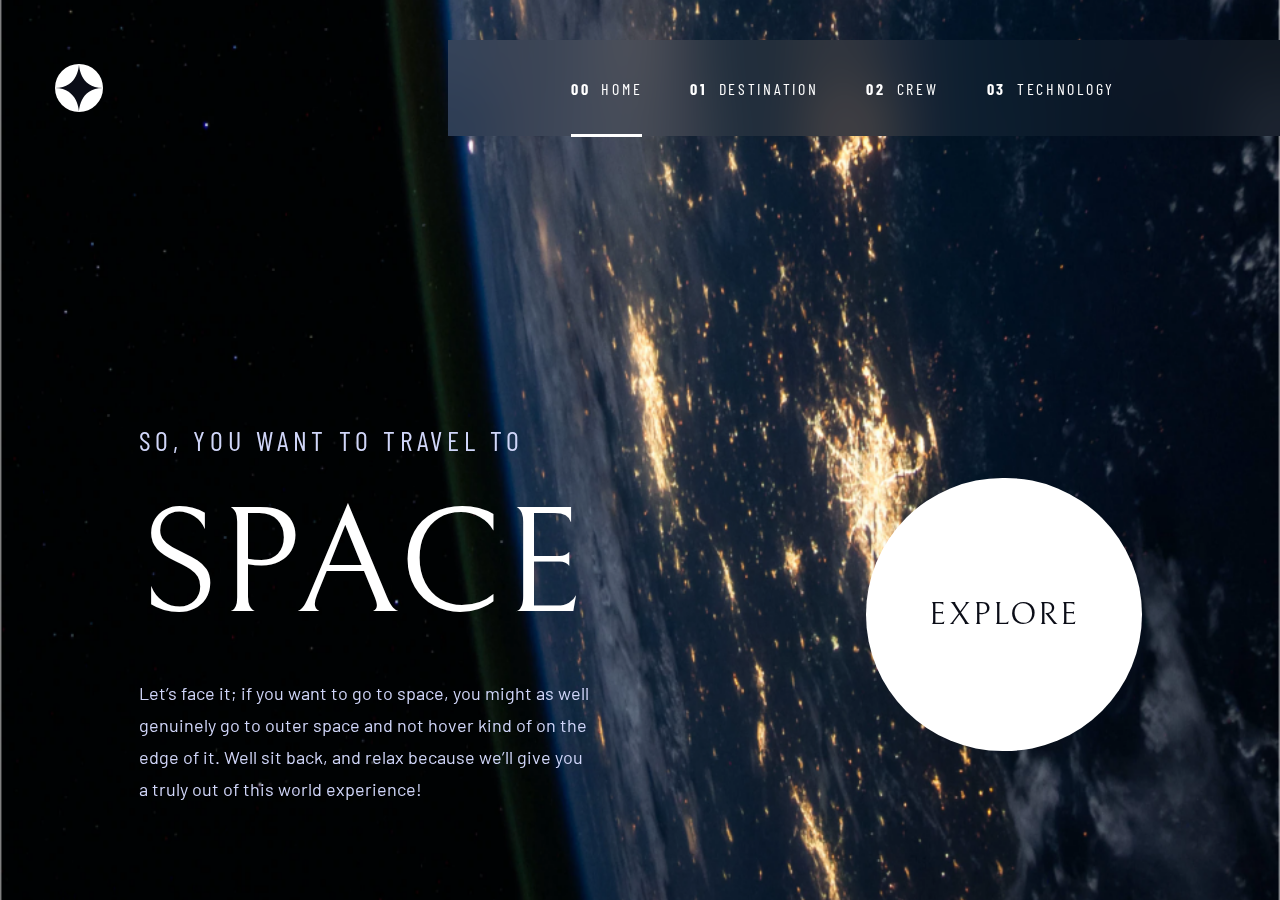
<file: index.html>
<!DOCTYPE html>
<html lang="en">
<head>
    <meta charset="UTF-8">
    <meta name="viewport" content="width=device-width, initial-scale=1.0">
    <title>Space Tourism</title>
    <link rel="stylesheet" href="./src/css/style.css">
    <link rel="stylesheet" href="./src/css/index.css">
</head>
<body>
    <header class="header">
        <img src="./src/img/logo.svg" alt="" class="header__logo logo">
        <nav class="header__nav nav">
            <a href="index.html" class="nav__link link link_active">HOME</a>
            <a href="destination.html" class="nav__link link">DESTINATION</a>
            <a href="crew.html" class="nav__link link">CREW</a>
            <a href="technology.html" class="nav__link link">TECHNOLOGY</a>
        </nav>
        <div class="header__burgermenu burgermenu" onclick="burgermenuSwitch()"></div>
    </header>

    <main class="main">
        <div class="main__text-block text-block">
            <h5 class="text-block__h5 h5 h5__white">SO, YOU WANT TO TRAVEL TO</h5>
            <h1 class="text-block__h1 h1">SPACE</h1>
            <p class="text-block__text text">
                Let’s face it; if you want to go to space, you might as 
                well genuinely go to outer space and not hover kind of on 
                the edge of it. Well sit back, and relax because we’ll give 
                you a truly out of this world experience!
            </p>
        </div>

        <a href="destination.html" class="main__explore-btn explore-btn">EXPLORE</a>
    </main>
    <div class="img-back"></div>
    <script src="./src/js/index.js"></script>
</body>
</html>
</file>
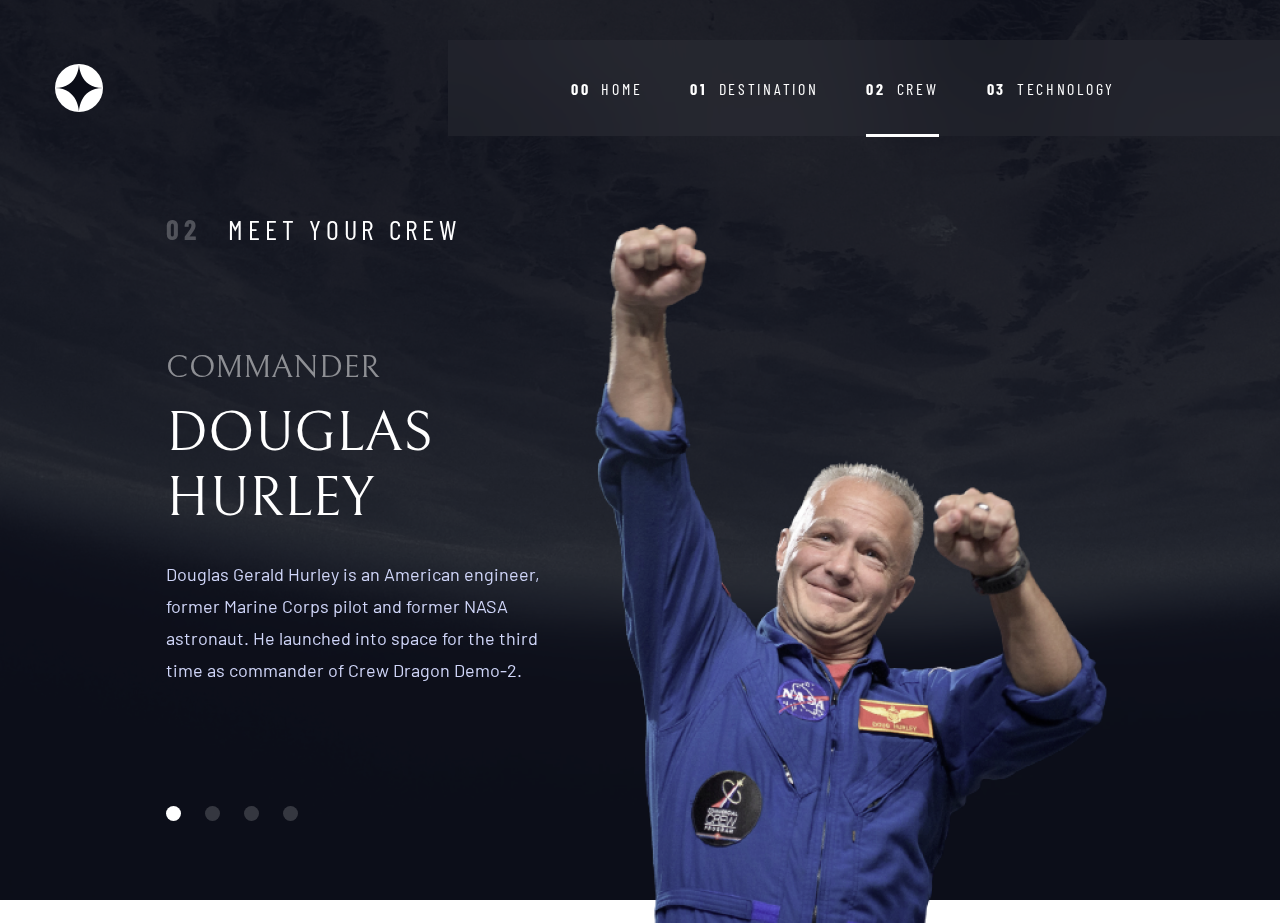
<file: crew.html>
<!DOCTYPE html>
<html lang="en">
<head>
    <meta charset="UTF-8">
    <meta name="viewport" content="width=device-width, initial-scale=1.0">
    <title>Space Tourism</title>
    <link rel="stylesheet" href="./src/css/style.css">
    <link rel="stylesheet" href="./src/css/crew.css">
</head>
<body>
    <header class="header">
        <img src="./src/img/logo.svg" alt="" class="header__logo logo">
        <nav class="header__nav nav">
            <a href="index.html" class="nav__link link ">HOME</a>
            <a href="destination.html" class="nav__link link">DESTINATION</a>
            <a href="crew.html" class="nav__link link link_active">CREW</a>
            <a href="technology.html" class="nav__link link">TECHNOLOGY</a>
        </nav>
        <div class="header__burgermenu burgermenu" onclick="burgermenuSwitch()"></div>
    </header>

    <main class="main-crew">
        <h5 class="main-crew__h5 h5 h5_white">Meet your crew</h5>

        <div class="main-crew__content content">
            <div class="content__crew-panel crew-panel">
                <h4 class="crew-panel__h4 h4 h4_low-op">Commander</h4>
                <h3 class="crew-panel__h3 h3">Douglas Hurley</h3>
                <p class="crew-panel__text text">
                    Douglas Gerald Hurley is an American engineer, 
                    former Marine Corps pilot and former NASA astronaut. 
                    He launched into space for the third time as commander of Crew Dragon Demo-2.
                </p>

                <div class="crew-panel__choose-panel choose-panel" onclick="switchCrew(event)">
                    <button class="choose-panel__crew-btn crew-btn crew-btn_active"></button>
                    <button class="choose-panel__crew-btn crew-btn"></button>
                    <button class="choose-panel__crew-btn crew-btn"></button>
                    <button class="choose-panel__crew-btn crew-btn"></button>
                </div>
            </div>
            <hr class="content__hr hr">
            <img src="./src/img/crew/crew-1.png" alt="Douglas Hurley" class="content__crew-img crew-img">
        </div>
    </main>
    <div class="img-back"></div>
    <script src="./src/js/index.js"></script>
    <script src="./src/js/crew.js"></script>
</body>
</html>
</file>
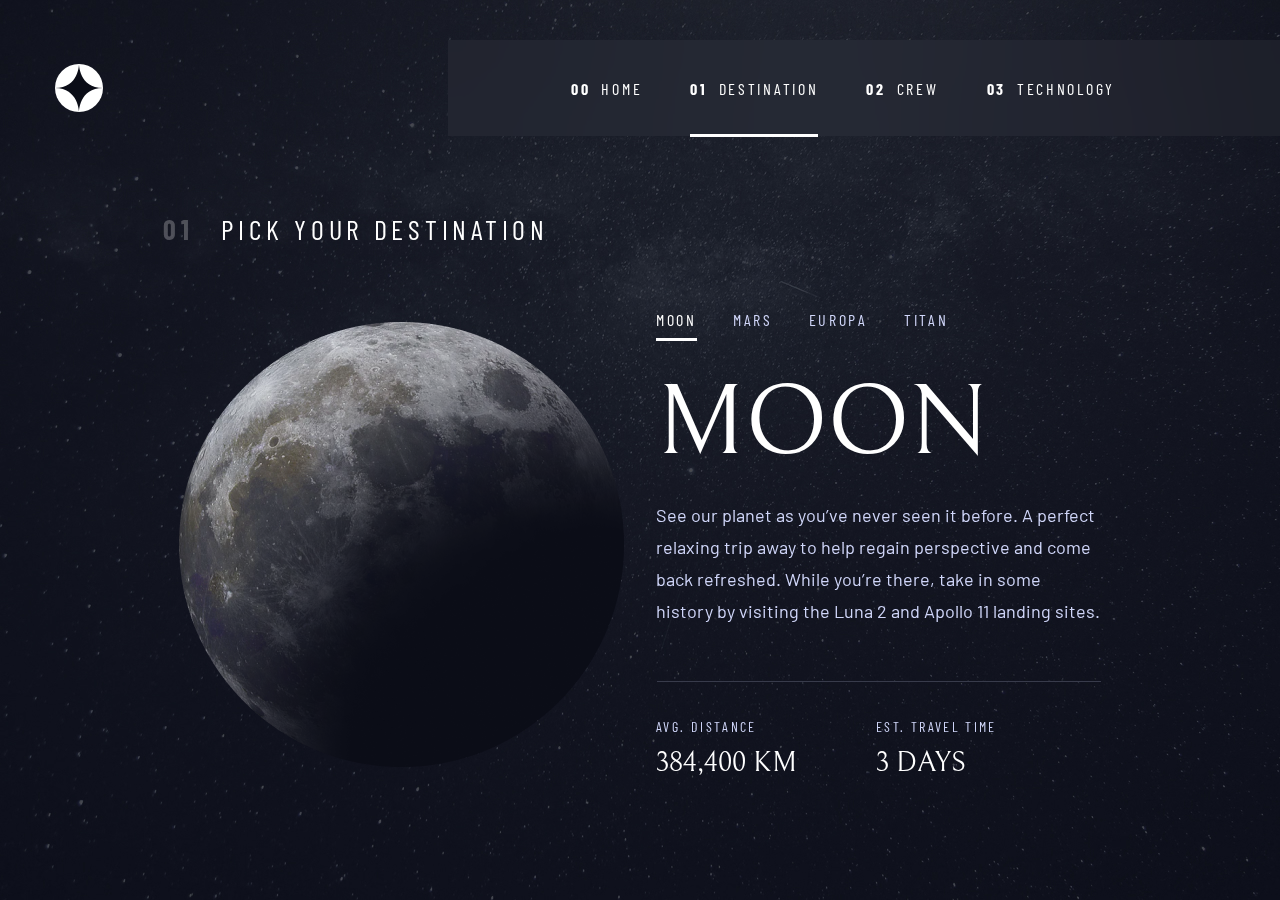
<file: destination.html>
<!DOCTYPE html>
<html lang="en">
<head>
    <meta charset="UTF-8">
    <meta name="viewport" content="width=device-width, initial-scale=1.0">
    <title>Space Tourism</title>
    <link rel="stylesheet" href="./src/css/style.css">
    <link rel="stylesheet" href="./src/css/destination.css">
</head>
<body>
    <header class="header">
        <img src="./src/img/logo.svg" alt="" class="header__logo logo">
        <nav class="header__nav nav">
            <a href="index.html" class="nav__link link">HOME</a>
            <a href="destination.html" class="nav__link link link_active">DESTINATION</a>
            <a href="crew.html" class="nav__link link">CREW</a>
            <a href="technology.html" class="nav__link link">TECHNOLOGY</a>
        </nav>
        <div class="header__burgermenu burgermenu" onclick="burgermenuSwitch()"></div>
    </header>

    <main class="main-destionation">
        <h5 class="main-destionation__h5 h5 h5_white">Pick your destination</h5>

        <div class="main-destionation__content content">
            <img src="./src/img/destionation/moon.png" alt="MOON" class="content__planet planet">

            <div class="content__planet-info-panel planet-info-panel">
                <div class="planet-info-panel__planet-choose planet-choose" onclick="destinationSwitch(event)">
                    <button class="planet-choose__btn btn btn_active">MOON</button>
                    <button class="planet-choose__btn btn">MARS</button>
                    <button class="planet-choose__btn btn">EUROPA</button>
                    <button class="planet-choose__btn btn">TITAN</button>
                </div>

                <h2 class="planet-info-panel__h2 h2">MOON</h2>

                <p class="planet-info-panel__text text">
                    See our planet as you’ve never seen it 
                    before. A perfect relaxing trip away to 
                    help regain perspective and come back 
                    refreshed. While you’re there, take in 
                    some history by visiting the Luna 2 and 
                    Apollo 11 landing sites.
                </p>

                <hr class="planet-info-panel__hr hr">

                <div class="planet-info-panel__planet-params planet-params">
                    <div class="planet-params__param param">
                        <p class="param__sh2 sh2">AVG. DISTANCE</p>
                        <p class="param__sh1 sh1">384,400 km</p>
                    </div>
                    <div class="planet-params__param param">
                        <p class="param__sh2 sh2">Est. travel time</p>
                        <p class="param__sh1 sh1">3 days</p>
                    </div>
                </div>
            </div>
        </div>
    </main>
    <div class="img-back"></div>
    <script src="./src/js/index.js"></script>
    <script src="./src/js/destination.js"></script>
</body>
</html>
</file>
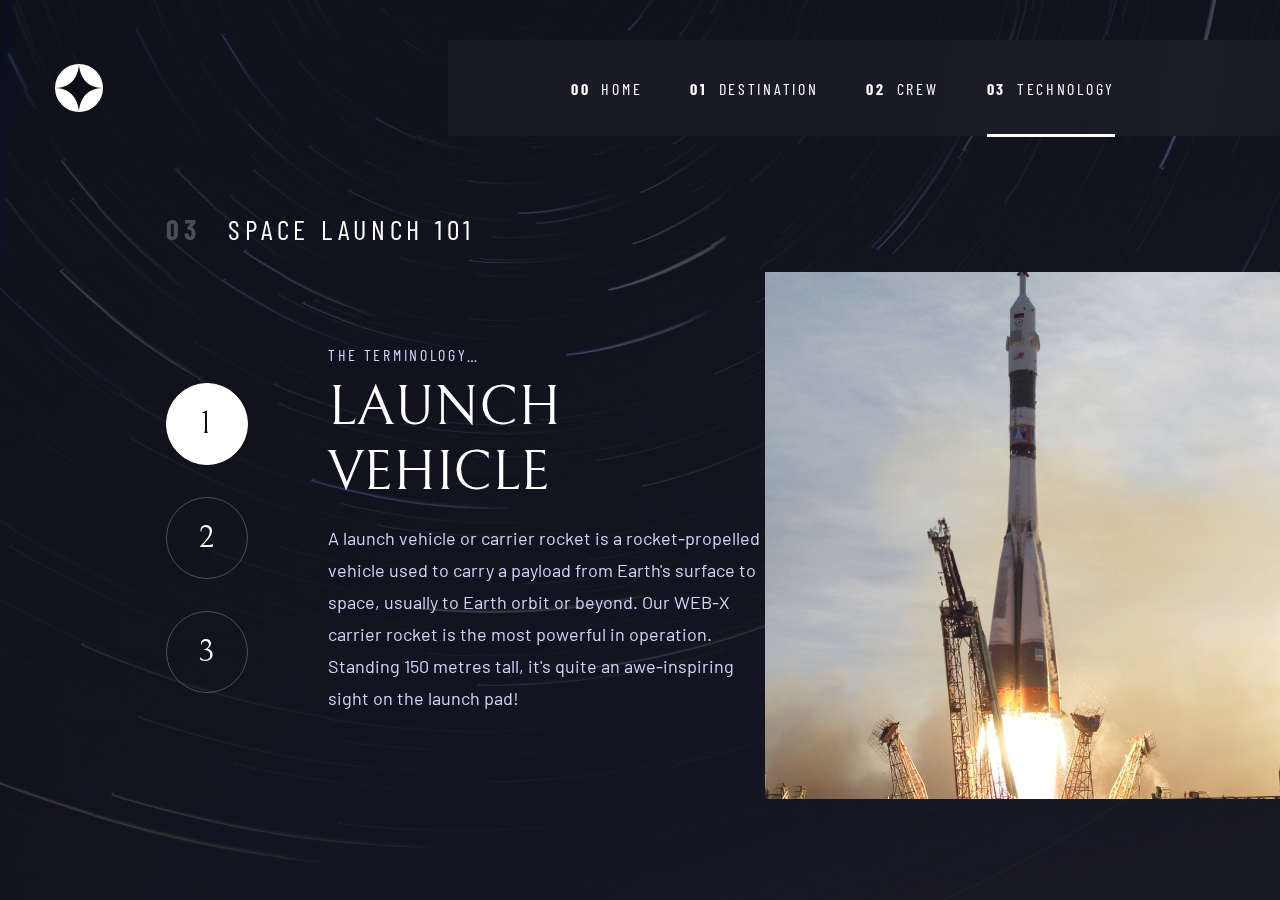
<file: technology.html>
<!DOCTYPE html>
<html lang="en">
<head>
    <meta charset="UTF-8">
    <meta name="viewport" content="width=device-width, initial-scale=1.0">
    <title>Space Tourism</title>
    <link rel="stylesheet" href="./src/css/style.css">
    <link rel="stylesheet" href="./src/css/technology.css">
</head>
<body>
    <header class="header">
        <img src="./src/img/logo.svg" alt="" class="header__logo logo">
        <nav class="header__nav nav">
            <a href="index.html" class="nav__link link ">HOME</a>
            <a href="destination.html" class="nav__link link">DESTINATION</a>
            <a href="crew.html" class="nav__link link">CREW</a>
            <a href="technology.html" class="nav__link link link_active">TECHNOLOGY</a>
        </nav>
        <div class="header__burgermenu burgermenu" onclick="burgermenuSwitch()"></div>
    </header>

    <main class="main-technology">
        <h5 class="main-technology__h5 h5 h5_white">SPACE LAUNCH 101</h5>

        <div class="main-technology__content content">
                <div class="content__technology-info technology-info">
                    <div class="technology-info__choose-technology choose-technology" onclick="technologySwitch(event)">
                        <div class="choose-technology__btn-num btn-num btn-num_active">1</div>
                        <div class="choose-technology__btn-num btn-num">2</div>
                        <div class="choose-technology__btn-num btn-num">3</div>
                    </div>

                    <div class="technology-info__text-block text-block">
                        <p class="text-block__sh3 sh3">THE TERMINOLOGY…</p>

                        <h3 class="text-block__h3 h3">LAUNCH VEHICLE</h3>

                        <p class="text-block__text text">
                            A launch vehicle or carrier rocket is a 
                            rocket-propelled vehicle used to carry a 
                            payload from Earth's surface to space, usually 
                            to Earth orbit or beyond. Our WEB-X carrier 
                            rocket is the most powerful in operation. Standing 
                            150 metres tall, it's quite an awe-inspiring sight on the launch pad!
                        </p>
                    </div>
                </div>
                <div class="content__img-section img-section">
                    <img src="./src/img/technology/launch.jpg" alt="launch" class="content__img-technology img-technology">
                </div>
        </div>
    </main>
    <div class="img-back"></div>
    <script src="./src/js/index.js"></script>
    <script src="./src/js/technology.js"></script>
</body>
</html>
</file>
<file: src/css/style.css>
@import url("https://fonts.googleapis.com/css2?family=Barlow&family=Barlow+Condensed:wght@400;700&family=Bellefair&display=swap");
.link {
  text-decoration: none;
  counter-increment: link;
  color: #fff;
  font-family: "Barlow Condensed", sans-serif;
  font-weight: 400;
  line-height: normal;
  letter-spacing: 2.7px;
  position: relative;
}
.link::before {
  content: "0" counter(link);
  margin-right: 11px;
  font-weight: 700;
}
.link::after {
  content: "";
  position: absolute;
  bottom: -39px;
  left: 0;
  width: 0;
  opacity: 0.5021;
  height: 3px;
  background: #fff;
  transition: width 0.3s;
}
.link:hover::after {
  width: 100%;
}
.link_active::after {
  width: 100%;
  opacity: 1;
}
@media (max-width: 1024px) {
  .link {
    font-size: 14px;
    letter-spacing: 2.362px;
  }
  .link::before {
    content: none;
  }
  .link::after {
    bottom: -40px;
  }
}
@media (max-width: 425px) {
  .link::before {
    content: "0" counter(link);
    margin-right: 11px;
    font-weight: 700;
  }
  .link::after {
    display: none;
  }
}

.nav {
  display: flex;
  gap: 48px;
  padding: 39px 165px 38px 123px;
  background: rgba(255, 255, 255, 0.04);
  backdrop-filter: blur(40.7742271423px);
  counter-reset: link -1;
  max-width: 830px;
}
@media (max-width: 1024px) {
  .nav {
    background: rgba(255, 255, 255, 0.04);
    backdrop-filter: blur(40.7742271423px);
    max-width: 450px;
    padding: 40px 2em;
    gap: 2em;
  }
}
@media (max-width: 425px) {
  .nav {
    flex-direction: column;
    position: absolute;
    top: 0;
    right: 0;
    height: calc(100vh - 118px);
    width: 50%;
    transform: scaleX(0);
    transition: transform 0.5s;
    transform-origin: right;
    padding: 118px 0 0 32px;
    gap: 32px;
    z-index: 1;
    background: rgba(255, 255, 255, 0.04);
    backdrop-filter: blur(40.7742271423px);
  }
  .nav_active {
    transform: scaleX(1);
  }
}

.burgermenu {
  width: 24px;
  height: 3px;
  background: #D0D6F9;
  position: relative;
  display: none;
  transition: background 0.7s;
  z-index: 2;
}
.burgermenu::after {
  content: " ";
  width: 24px;
  height: 3px;
  position: absolute;
  background: #D0D6F9;
  transition: all 1s;
  top: -6px;
}
.burgermenu::before {
  content: " ";
  width: 24px;
  height: 3px;
  position: absolute;
  background: #D0D6F9;
  transition: all 1s;
  top: 6px;
}
.burgermenu_active {
  background: rgba(0, 0, 0, 0);
}
.burgermenu_active::after {
  transform: rotate(675deg);
  background: #D0D6F9;
  top: inherit;
}
.burgermenu_active::before {
  transform: rotate(-675deg);
  background: #D0D6F9;
  top: inherit;
}
@media (max-width: 425px) {
  .burgermenu {
    display: block;
  }
}

.header {
  display: flex;
  justify-content: space-between;
  align-items: center;
  padding: 40px 0 0 55px;
}
@media (max-width: 1024px) {
  .header {
    padding: 0 0 0 39px;
  }
}
@media (max-width: 425px) {
  .header {
    padding: 24px;
  }
}

.h5 {
  color: #d0d6f9;
  font-family: "Barlow Condensed", sans-serif;
  font-size: 28px;
  font-weight: 400;
  letter-spacing: 4.725px;
  text-transform: uppercase;
}
.h5_white {
  color: #fff;
}
@media (max-width: 425px) {
  .h5 {
    font-size: 16px;
    letter-spacing: 2.7px;
    text-align: center;
  }
}

.h4 {
  color: #fff;
  font-family: "Bellefair", serif;
  font-size: 32px;
  font-weight: 400;
  text-transform: uppercase;
}
.h4_low-op {
  opacity: 0.5042;
}
@media (max-width: 1024px) {
  .h4 {
    text-align: center;
    font-size: 24px;
    font-weight: 400;
  }
}
@media (max-width: 425px) {
  .h4 {
    font-size: 16px;
  }
}

.h3 {
  color: #fff;
  font-family: "Bellefair", serif;
  font-size: 56px;
  font-weight: 400;
  text-transform: uppercase;
}
@media (max-width: 1024px) {
  .h3 {
    font-size: 40px;
    font-weight: 400;
    text-align: center;
  }
}
@media (max-width: 425px) {
  .h3 {
    font-size: 24px;
  }
}

.sh3 {
  color: #d0d6f9;
  font-family: "Barlow Condensed", sans-serif;
  font-size: 16px;
  font-weight: 400;
  letter-spacing: 2.7px;
}
@media (max-width: 1024px) {
  .sh3 {
    text-align: center;
  }
}

.h2 {
  color: #fff;
  font-family: "Bellefair", serif;
  font-size: 100px;
  font-weight: 400;
}
@media (max-width: 1024px) {
  .h2 {
    font-size: 80px;
  }
}

.sh2 {
  color: #d0d6f9;
  font-family: "Barlow Condensed", sans-serif;
  font-size: 14px;
  font-style: normal;
  font-weight: 400;
  line-height: normal;
  letter-spacing: 2.362px;
  text-transform: uppercase;
}
@media (max-width: 425px) {
  .sh2 {
    text-align: center;
  }
}

.h1 {
  color: #fff;
  font-family: "Bellefair", serif;
  font-size: 150px;
  font-weight: 400;
}
@media (max-width: 425px) {
  .h1 {
    font-size: 80px;
  }
}

.sh1 {
  color: #fff;
  font-family: "Bellefair", serif;
  font-size: 28px;
  font-weight: 400;
  text-transform: uppercase;
}
@media (max-width: 425px) {
  .sh1 {
    text-align: center;
  }
}

.text {
  color: #d0d6f9;
  font-family: "Barlow", sans-serif;
  font-size: 18px;
  font-weight: 400;
  line-height: 32px;
  font-style: normal;
}
@media (max-width: 1024px) {
  .text {
    text-align: center;
    font-size: 16px;
  }
}
@media (max-width: 425px) {
  .text {
    font-size: 15px;
  }
}

body {
  margin: 0;
  width: 100vw;
  height: 100vh;
}

/*# sourceMappingURL=style.css.map */
</file>
<file: src/css/index.css>
@import url("https://fonts.googleapis.com/css2?family=Barlow+Condensed:wght@400;700&family=Bellefair&display=swap");
.explore-btn {
  color: #0b0d17;
  font-family: "Bellefair", serif;
  font-size: 32px;
  font-weight: 400;
  letter-spacing: 2px;
  text-decoration: none;
  background-color: #fff;
  border-radius: 274px;
  padding: 118px 63px;
  transition: box-shadow 0.5s;
}
.explore-btn:hover {
  box-shadow: 0 0 0 88px rgba(255, 255, 255, 0.1);
}
@media (max-width: 425px) {
  .explore-btn {
    padding: 65px 28px;
    font-size: 20px;
    letter-spacing: 1.25px;
  }
}

.text-block {
  display: flex;
  flex-direction: column;
  gap: 24px;
  max-width: 450px;
}
.text-block__h5 {
  margin: 0;
}
.text-block__h1 {
  margin: 0;
}
.text-block__text {
  margin: 0;
}
@media (max-width: 1024px) {
  .text-block__text {
    text-align: center;
  }
}
@media (max-width: 1024px) {
  .text-block {
    align-items: center;
  }
}
@media (max-width: 425px) {
  .text-block {
    gap: 16px;
    max-width: 327px;
  }
}

.main {
  display: flex;
  justify-content: space-around;
  align-items: center;
  padding-top: 287px;
}
@media (max-width: 1024px) {
  .main {
    flex-direction: column;
    padding-top: 108px;
    gap: 156px;
  }
}
@media (max-width: 425px) {
  .main {
    gap: 81px;
    padding-top: 48px;
  }
}

.img-back {
  background-image: url("../img/index/backgound-large.png");
  background-repeat: no-repeat;
  background-size: cover;
  background-attachment: scroll;
  width: 100vw;
  height: 100vh;
  position: fixed;
  z-index: -1;
  top: 0;
  left: 0;
}
@media (max-width: 1024px) {
  .img-back {
    background-image: url("../img/index/backgound-tablet.png");
  }
}
@media (max-width: 425px) {
  .img-back {
    background-image: url("../img/index/background-small.png");
  }
}

/*# sourceMappingURL=index.css.map */
</file>
<file: src/css/crew.css>
@import url("https://fonts.googleapis.com/css2?family=Barlow&family=Barlow+Condensed:wght@400;700&family=Bellefair&display=swap");
.crew-img {
  margin-top: -25px;
}
@media (max-width: 1024px) {
  .crew-img {
    margin-top: 40px;
  }
}
@media (max-width: 425px) {
  .crew-img {
    max-width: 177px;
  }
}

.hr {
  display: none;
  width: 100%;
  height: 1px;
  background: #383B4B;
  border: none;
  margin: 0;
}
@media (max-width: 425px) {
  .hr {
    display: block;
  }
}

.crew-btn {
  width: 15px;
  height: 15px;
  border: none;
  border-radius: 15px;
  background: #fff;
  opacity: 0.1744;
  cursor: pointer;
  transition: all 0.5s;
}
.crew-btn:hover {
  opacity: 0.5;
}
.crew-btn_active {
  opacity: 1;
  cursor: auto;
}
@media (max-width: 425px) {
  .crew-btn {
    width: 10px;
    height: 10px;
    border-radius: 10px;
  }
}

.choose-panel {
  display: flex;
  gap: 24px;
}
@media (max-width: 1024px) {
  .choose-panel {
    justify-content: center;
  }
}

.crew-panel {
  max-width: 500px;
}
.crew-panel__h4 {
  margin: 0;
}
@media (max-width: 425px) {
  .crew-panel__h4 {
    margin-top: 32px;
  }
}
.crew-panel__h3 {
  margin: 15px 0 0;
}
@media (max-width: 1024px) {
  .crew-panel__h3 {
    margin-top: 8px;
  }
}
.crew-panel__text {
  margin: 27px 0 0;
}
@media (max-width: 1024px) {
  .crew-panel__text {
    margin-top: 16px;
  }
}
.crew-panel__choose-panel {
  margin: 120px 0 0;
}
@media (max-width: 1024px) {
  .crew-panel__choose-panel {
    margin-top: 40px;
  }
}
@media (max-width: 425px) {
  .crew-panel__choose-panel {
    order: -1;
    margin-top: 32px;
  }
}
@media (max-width: 425px) {
  .crew-panel {
    display: flex;
    flex-direction: column;
    max-width: 327px;
  }
}

.content {
  display: flex;
  align-items: center;
  justify-content: space-between;
}
@media (max-width: 1024px) {
  .content {
    flex-direction: column;
    padding-top: 60px;
  }
}
@media (max-width: 425px) {
  .content {
    flex-direction: column-reverse;
  }
}

.main-crew {
  padding: 76px 166px 0;
}
.main-crew__h5 {
  margin: 0;
}
.main-crew__h5::before {
  content: "02";
  font-weight: 700;
  margin-right: 28px;
  letter-spacing: 4.725px;
  opacity: 0.25;
}
@media (max-width: 1024px) {
  .main-crew {
    padding: 40px 38px 0;
  }
}

.img-back {
  background: url("../img/crew/background-large.png");
  background-repeat: no-repeat;
  background-size: cover;
  background-attachment: scroll;
  width: 100vw;
  height: 100vh;
  position: fixed;
  z-index: -1;
  top: 0;
  left: 0;
}
@media (max-width: 1024px) {
  .img-back {
    background-image: url("../img/crew/background-tablet.jpg");
  }
}
@media (max-width: 425px) {
  .img-back {
    background-image: url("../img/crew/background-small.jpg");
  }
}

/*# sourceMappingURL=crew.css.map */
</file>
<file: src/css/destination.css>
@import url("https://fonts.googleapis.com/css2?family=Barlow&family=Barlow+Condensed:wght@400;700&family=Bellefair&display=swap");
.planet {
  max-width: 445px;
}
@media (max-width: 1024px) {
  .planet {
    max-width: 300px;
  }
}
@media (max-width: 425px) {
  .planet {
    max-width: 170px;
  }
}

.param__sh2 {
  margin: 0;
}
.param__sh1 {
  margin: 12px 0 0;
}

.planet-params {
  display: flex;
  gap: 79px;
  padding-top: 28px;
}
@media (max-width: 1024px) {
  .planet-params {
    gap: 110px;
    justify-content: center;
  }
}
@media (max-width: 425px) {
  .planet-params {
    flex-direction: column;
    align-items: center;
    padding-top: 32px;
    gap: 32px;
  }
}

.btn {
  color: #d0d6f9;
  font-family: "Barlow Condensed", sans-serif;
  font-size: 16px;
  font-weight: 400;
  letter-spacing: 2.7px;
  border: 0;
  background: none;
  cursor: pointer;
  position: relative;
  padding: 0;
}
.btn::after {
  content: "";
  position: absolute;
  bottom: -12px;
  left: 0;
  width: 0;
  opacity: 0.5021;
  height: 3px;
  background: #fff;
  transition: width 0.3s;
}
.btn:hover {
  color: #fff;
  opacity: 0.5021;
}
.btn:hover::after {
  width: 100%;
}
.btn_active {
  cursor: auto;
  color: #fff;
}
.btn_active::after {
  width: 100%;
  opacity: 1;
}
.btn_active:hover {
  opacity: 1;
}
.btn_active:hover::after {
  width: 100%;
}
@media (max-width: 425px) {
  .btn {
    font-family: 14px;
    letter-spacing: 2.362px;
  }
}

.planet-choose {
  display: flex;
  gap: 36px;
}
@media (max-width: 1024px) {
  .planet-choose {
    justify-content: center;
  }
}

.hr {
  width: 444px;
  height: 1px;
  background: #383B4B;
  border: 0;
}
@media (max-width: 1024px) {
  .hr {
    width: 100%;
  }
}

.planet-info-panel {
  max-width: 445px;
}
.planet-info-panel__h2 {
  margin: 37px 0 0;
}
@media (max-width: 1024px) {
  .planet-info-panel__h2 {
    text-align: center;
  }
}
.planet-info-panel__hr {
  margin-top: 54px;
}
@media (max-width: 1024px) {
  .planet-info-panel {
    max-width: 575px;
  }
}

.content {
  display: flex;
  justify-content: space-around;
  align-items: center;
  padding-top: 64px;
}
@media (max-width: 1024px) {
  .content {
    flex-direction: column;
    align-items: center;
    gap: 53px;
  }
}
.content_hide {
  display: none;
}

.main-destionation {
  padding: 76px 163px;
}
@media (max-width: 425px) {
  .main-destionation {
    padding: 34px 24px;
  }
}
.main-destionation__h5 {
  margin: 0;
}
.main-destionation__h5::before {
  content: "01";
  font-weight: 700;
  margin-right: 28px;
  letter-spacing: 4.725px;
  opacity: 0.25;
}
@media (max-width: 425px) {
  .main-destionation__h5::before {
    margin-right: 18px;
  }
}

.img-back {
  background: url("../img/destionation/background-large.png"), lightgray 0px 0px/100% 100% no-repeat;
  background-repeat: no-repeat;
  background-size: cover;
  background-attachment: scroll;
  width: 100vw;
  height: 100vh;
  position: fixed;
  z-index: -1;
  top: 0;
  left: 0;
}
@media (max-width: 1024px) {
  .img-back {
    background-image: url("../img/destionation/background-tablet.jpg");
  }
}
@media (max-width: 425px) {
  .img-back {
    background-image: url("../img/destionation/background-small.jpg");
  }
}

/*# sourceMappingURL=destination.css.map */
</file>
<file: src/css/technology.css>
@import url("https://fonts.googleapis.com/css2?family=Barlow&family=Barlow+Condensed:wght@400;700&family=Bellefair&display=swap");
.img-technology {
  max-width: 515px;
}
@media (max-width: 1024px) {
  .img-technology {
    max-width: none;
    position: absolute;
    width: 100vw;
    height: 100%;
    object-fit: cover;
    object-position: 0 80%;
  }
}

@media (max-width: 1024px) {
  .img-section {
    position: relative;
    width: 100vw;
    height: 310px;
  }
}
@media (max-width: 425px) {
  .img-section {
    height: 170px;
  }
}

.text-block {
  max-width: 470px;
}
.text-block__h3 {
  margin: 11px 0 0;
}
.text-block__sh3 {
  margin: 0;
}
.text-block__text {
  margin: 17px 0;
}
@media (max-width: 1024px) {
  .text-block {
    max-width: 458px;
  }
  .text-block__h3 {
    margin-top: 16px;
  }
  .text-block__text {
    margin-top: 16px;
  }
}
@media (max-width: 425px) {
  .text-block {
    max-width: 325px;
  }
}

.btn-num {
  display: flex;
  color: #fff;
  font-family: "Bellefair", serif;
  border-radius: 80px;
  width: 80px;
  height: 80px;
  border: rgba(255, 255, 255, 0.25) 1px solid;
  justify-content: center;
  align-items: center;
  font-size: 32px;
  font-style: normal;
  font-weight: 400;
  line-height: normal;
  letter-spacing: 2px;
  cursor: pointer;
  transition: all 0.5s;
}
.btn-num_active {
  background: #fff;
  border: none;
  color: #0b0d17;
  cursor: auto;
  border: white 1px solid;
}
.btn-num:hover {
  border: white 1px solid;
}
@media (max-width: 1024px) {
  .btn-num {
    width: 60px;
    height: 60px;
    font-size: 24px;
    letter-spacing: 1.5px;
  }
}
@media (max-width: 425px) {
  .btn-num {
    width: 40px;
    height: 40px;
    font-size: 16px;
    letter-spacing: 1px;
  }
}

.choose-technology {
  display: flex;
  flex-direction: column;
  gap: 32px;
}
@media (max-width: 1024px) {
  .choose-technology {
    flex-direction: row;
  }
}

.technology-info {
  display: flex;
  gap: 80px;
  align-items: center;
}
@media (max-width: 1024px) {
  .technology-info {
    flex-direction: column;
    padding-top: 56px;
    gap: 44px;
  }
}
@media (max-width: 425px) {
  .technology-info {
    padding-top: 34px;
    gap: 26px;
  }
}

.content {
  display: flex;
  padding-top: 26px;
  align-items: center;
  justify-content: space-between;
}
@media (max-width: 1024px) {
  .content {
    flex-direction: column-reverse;
    padding-top: 60px;
  }
}
@media (max-width: 425px) {
  .content {
    padding-top: 32px;
  }
}

.main-technology {
  padding: 76px 0 0 166px;
}
.main-technology__h5 {
  margin: 0;
}
.main-technology__h5::before {
  content: "03";
  font-weight: 700;
  margin-right: 28px;
  letter-spacing: 4.725px;
  opacity: 0.25;
}
@media (max-width: 1024px) {
  .main-technology__h5 {
    margin-left: 38px;
  }
}
@media (max-width: 425px) {
  .main-technology__h5::before {
    margin-right: 18px;
  }
}
@media (max-width: 1024px) {
  .main-technology {
    padding: 40px 0;
  }
}
@media (max-width: 425px) {
  .main-technology {
    padding-top: 34px;
  }
}

.img-back {
  background-image: url("../img/technology/background-large.png");
  background-repeat: no-repeat;
  background-size: cover;
  background-attachment: scroll;
  width: 100vw;
  height: 100vh;
  position: fixed;
  z-index: -1;
  top: 0;
  left: 0;
}
@media (max-width: 1024px) {
  .img-back {
    background-image: url("../img/technology/background-tablet.jpg");
  }
}
@media (max-width: 425px) {
  .img-back {
    background-image: url("../img/technology/background-small.jpg");
  }
}

/*# sourceMappingURL=technology.css.map */
</file>
